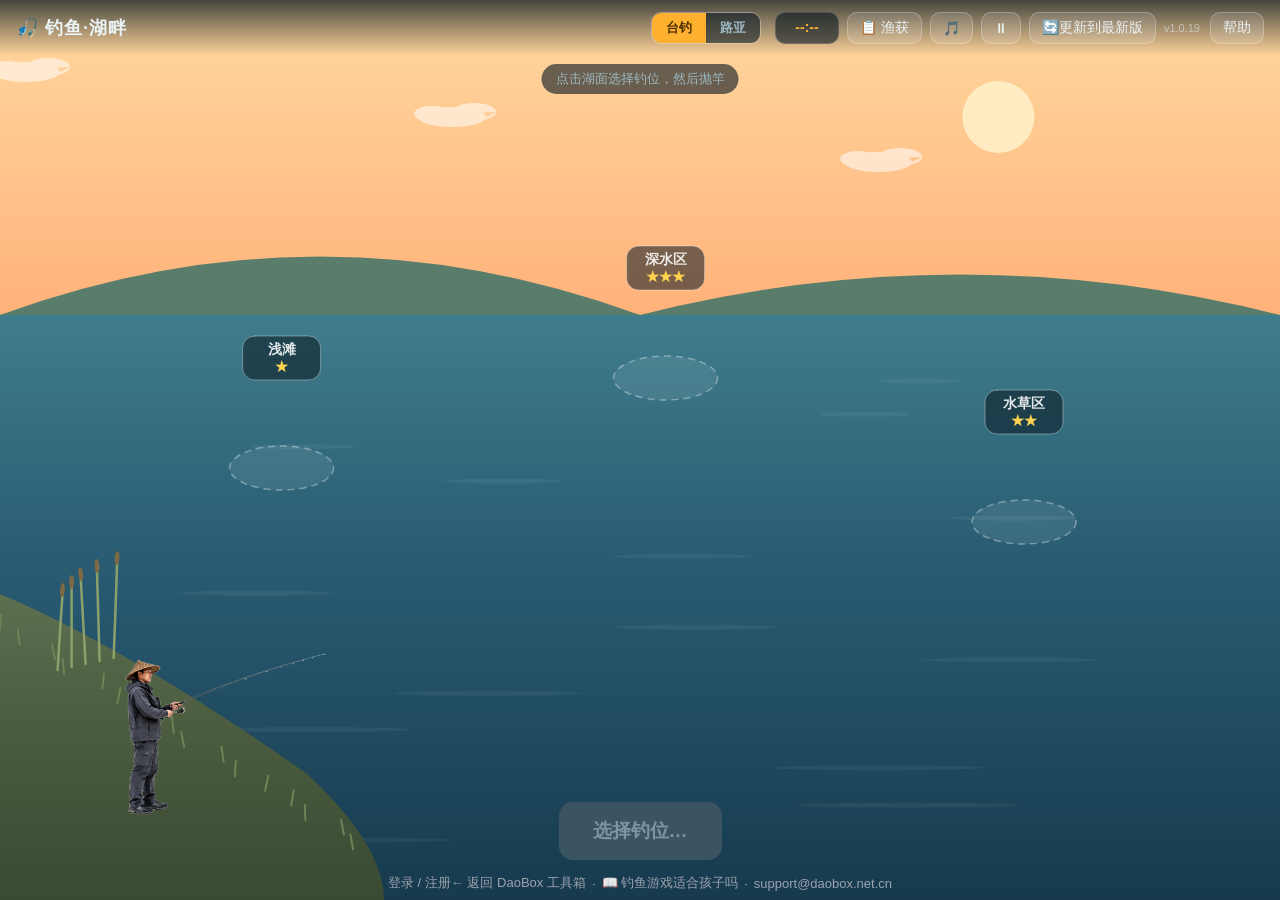
<file: public/index.html>
<!DOCTYPE html>
<html lang="zh-CN">
<head>
<script>
  // 双域名适配（同2048等子程序模式）
  window.DB_HOME = location.hostname.indexOf('daobox.net.cn') !== -1
    ? 'https://daobox.net.cn' : 'https://daobox.app';
</script>
<meta charset="UTF-8">
<meta name="viewport" content="width=device-width, initial-scale=1.0, user-scalable=no, viewport-fit=cover">
<meta name="theme-color" content="#0e2a3a">
<title>钓鱼游戏在线玩 - 儿童休闲益智钓鱼 | 道盒 DaoBox 儿童学习工具箱</title>
<link rel="canonical" href="https://fishing.daobox.net.cn/">
  <meta name="description" content="钓鱼·湖畔休闲钓鱼游戏在线玩，画风治愈玩法轻松，抛竿收线体验钓鱼乐趣。适合孩子和大人的休闲益智小游戏，无需下载，手机平板都能玩。免费体验，注册后每日时长翻倍，会员全家不限时。家长可控时长，孩子玩得安心。">
  <meta name="keywords" content="钓鱼游戏,钓鱼游戏在线玩,休闲游戏,儿童益智游戏,休闲小游戏,儿童防沉迷,家长管控">
<link rel="icon" href="data:image/svg+xml,<svg xmlns=%22http://www.w3.org/2000/svg%22 viewBox=%220 0 100 100%22><text y=%22.9em%22 font-size=%2290%22>🎣</text></svg>">
<link rel="manifest" href="manifest.json">
<link rel="apple-touch-icon" href="icons/apple-touch-icon.png">
<meta name="apple-mobile-web-app-capable" content="yes">
<meta name="apple-mobile-web-app-status-bar-style" content="black-translucent">
<meta name="apple-mobile-web-app-title" content="钓鱼湖畔">
<link rel="stylesheet" href="style.css?v=v1.0.6">
</head>
<body>
<!-- ========== 湖面场景 ========== -->
<div id="screen-lake" class="screen active">
  <canvas id="lake-canvas"></canvas>
  <header class="topbar">
    <h1>🎣 钓鱼·湖畔</h1>
    <div class="top-actions">
      <div class="mode-switch">
        <button id="btn-mode-tai" class="mode-btn active">台钓</button>
        <button id="btn-mode-lure" class="mode-btn">路亚</button>
      </div>
      <span id="session-timer" class="session-timer">--:--</span>
      <button id="btn-log" class="ghost-btn">📋 渔获</button>
      <button id="btn-music" class="ghost-btn" title="背景音乐">🎵</button>
      <button id="btn-pause" class="ghost-btn" title="暂停">⏸</button>
      <button id="btn-refresh" class="ghost-btn" aria-label="更新到最新版">🔄<span class="rb-full">更新到最新版</span><span class="rb-short">更新</span></button>
      <span id="app-version" class="app-ver"></span>
      <button id="btn-help" class="ghost-btn">帮助</button>
      <button id="btn-more" class="ghost-btn more-btn" title="更多">⋯</button>
    </div>
    <span id="db-account-slot"></span>
  </header>
  <div id="lake-tip" class="lake-tip">点击湖面选择钓位，然后抛竿</div>
  <div id="mag" class="hidden">
    <canvas id="mag-canvas"></canvas>
    <div id="mag-label">露5目</div>
  </div>
  <div class="bottom-bar">
    <button id="btn-cast" class="main-btn" disabled>选择钓位…</button>
  </div>
</div>

<!-- ========== 搏鱼场景 ========== -->
<div id="screen-fight" class="screen">
  <canvas id="fight-canvas"></canvas>
  <header class="topbar">
    <h1 id="fight-title">搏鱼中…</h1>
  </header>
  <div class="fight-hud">
    <div class="gauge-row">
      <div class="gauge">
        <span id="tension-value" class="gauge-value">0%</span>
        <div class="gauge-tube"><div id="tension-fill" class="gauge-fill tension"></div><div class="redline"></div></div>
        <label>张力</label>
      </div>
      <div class="gauge">
        <span id="stamina-value" class="gauge-value">0%</span>
        <div class="gauge-tube"><div id="stamina-fill" class="gauge-fill stamina"></div></div>
        <label>体力</label>
      </div>
    </div>
    <div id="fight-msg" class="fight-msg"></div>
  </div>
  <div class="bottom-bar fight-btns">
    <button id="btn-reel" class="main-btn reel">按住收线</button>
    <button id="btn-steady" class="main-btn steady hidden">稳住！</button>
    <button id="btn-net" class="main-btn net hidden">抄网！</button>
  </div>
</div>

<!-- ========== 渔获弹窗 ========== -->
<div id="popup-catch" class="popup hidden">
  <div class="popup-card">
    <div id="catch-new" class="new-badge hidden">🎉 新鱼种！</div>
    <canvas id="catch-canvas"></canvas>
    <div class="catch-info">
      <div id="catch-name" class="catch-name">鲫鱼 <span class="stars"></span></div>
      <div id="catch-weight" class="catch-weight">0.35 kg</div>
      <div id="catch-flavor" class="catch-flavor"></div>
    </div>
    <button id="btn-catch-ok" class="main-btn">收进鱼护</button>
  </div>
</div>

<!-- ========== 跑鱼弹窗 ========== -->
<div id="popup-lost" class="popup hidden">
  <div class="popup-card lost">
    <div id="lost-icon" class="lost-icon">💨</div>
    <div id="lost-title" class="lost-title">跑鱼了</div>
    <div id="lost-desc" class="lost-desc"></div>
    <button id="btn-lost-ok" class="main-btn">继续钓鱼</button>
  </div>
</div>

<!-- ========== 渔获清单 ========== -->
<div id="panel-log" class="popup hidden">
  <div class="popup-card log">
    <h2>📋 我的渔获</h2>
    <div id="log-list" class="log-list"></div>
    <button id="btn-log-close" class="main-btn">关闭</button>
  </div>
</div>

<!-- ========== 帮助 ========== -->
<div id="panel-help" class="popup hidden">
  <div class="popup-card log">
    <h2>帮助</h2>
    <div class="help-body">
      <h3 style="color:var(--gold);margin:4px 0 2px">🎣 台钓怎么玩</h3>
      <p>① 点击湖面<strong>选钓位</strong> → 点「抛竿」看动画入水</p>
      <p>② 浮漂静止时<strong>露5目</strong>；假口只顿1目别理它，<strong>吞2目以上/黑漂/送漂</strong>才提竿——提前提=空竿惊窝（左下角放大镜看得更清楚）</p>
      <p>③ 中鱼后进入搏鱼：<strong>按住按钮收线，张力涨太快就松手</strong>；红线区持续几秒会断线</p>
      <p>④ 大鱼三招要应付：<strong>冲刺</strong>（快松手放线）、<strong>钻底</strong>（松线别硬拉）、<strong>洗鳃</strong>（快速点「稳住」，漏一次还有机会）</p>
      <p>⑤ 鱼拉到岸边出现<strong>抄网</strong>：看准绿色区间点一下！抄早了第一次只是抄空，还有一次机会</p>
      <h3 style="color:var(--gold);margin:8px 0 2px">⚡ 路亚怎么玩</h3>
      <p>① 路亚全程<strong>站着玩</strong>：抛投后假饵自己游，<strong>按住按钮=加速收线</strong></p>
      <p>② <strong>停顿和轻点</strong>更诱鱼；鱼攻击时画面<strong>炸水花</strong>，马上点「扬竿！」（约半秒窗口）</p>
      <p>③ 中鱼后搏鱼操作和台钓一样</p>
      <h3 style="color:var(--gold);margin:8px 0 2px">🐟 鱼情与难度</h3>
      <p>· <strong>★浅滩</strong>：小鱼池，最好钓（上鱼率约95%）</p>
      <p>· <strong>★★水草区</strong>：唯一的高难池，断线跑鱼常事，大鱼多</p>
      <p>· <strong>★★★深水区</strong>：中鱼率≥85%，20斤以上大鱼约百竿一条，最大60斤巨物；<strong>咬钩会全屏预警</strong></p>
      <p>· ≤1斤的小鱼<strong>中鱼即入护</strong>；其他鱼搏鱼10~30秒内必定上岸（看准了操作就行）</p>
      <h3 style="color:var(--gold);margin:8px 0 2px">🎁 奖励计划</h3>
      <p><strong>100斤渔获 = 1天注册时长 + 10积分</strong>，四舍五入随钓随加（钓150斤算2天）</p>
      <p>每个充值周期内可兑换的时长上限：</p>
      <p>· ¥9.9（99天档）→ 最多换 <strong>30天</strong></p>
      <p>· ¥29.9（320天档）→ 最多换 <strong>60天</strong></p>
      <p>· ¥69.9（750天档）→ 最多换 <strong>90天</strong></p>
      <p>· ¥99.9（3年档）→ 最多换 <strong>120天</strong></p>
      <p>顶格后渔获照常累计，<strong>下次充值重新开始</strong>。</p>
      <p><strong>离线照常钓</strong>，登录用户的渔获会在联网后自动补入；每天最多按 100kg 渔获计入奖励，积分每日最多 20，超出部分自动排队到次日。</p>
      <h3 style="color:var(--gold);margin:8px 0 2px">⏱ 时间规则</h3>
      <p><strong>游客</strong>：每天 10 分钟；<strong>注册免费用户</strong>：每天 20 分钟；<strong>会员</strong>：不限时</p>
      <p>开场即计时，中途退出不退不补；想歇口气用「⏸ 暂停」，关掉页面回来可继续本场</p>
      <p>登录后渔获自动入账号：100斤=1天会员时长+10积分；没网时先存本机，恢复网络后自动补传</p>
      <p>想收工：⏸ → 「今天不玩了」→ 确认退出，渔获奖励零损失</p>
      <p>🎮 手柄：A 按住收线 / X 稳住·抄网</p>
      <h3 style="color:var(--gold);margin:8px 0 2px">📝 更新记录</h3>
      <p style="color:var(--dim)">以下为历史版本记录；当前规则以上方“时间规则”和“奖励计划”为准。</p>
      <p>· <strong>v0.9.1</strong> 接入 DaoBox 账号：登录后渔获实时入账、本机渔获一键并入（当时为游客1场×15分钟/注册4场×30分钟）</p>
      <p>· <strong>v1.0.14</strong> 离线奖励队列：断网照常玩，渔获和积分联网后自动补入；服务端增加每日上限与重复上报保护</p>
      <p>· <strong>v0.9.0</strong> 每天4场次制（开场即计）、「今天不玩了」体面退出、暂停跨关闭恢复（继续上一场）、场次用完提示</p>
      <p>· <strong>v0.8.0</strong> 奖励计划上线、搏鱼时长分档10/15/30秒、小鱼即钓即入护、深水区85%上鱼率、路亚全程站立、顶栏版本号（当时为每日2小时限时）</p>
      <p>· v0.7.7 抄网首次容错+转速放缓；v0.7.6 路亚真实收线模式；v0.7.5 本场计时+暂停+背景音乐；v0.7.3 完整抛竿动画；v0.7.2 鱼类半写实配色重做</p>
    </div>
    <button id="btn-help-close" class="main-btn">知道了</button>
  </div>
</div>

<!-- ========== 音乐选择面板 ========== -->
<div id="panel-music" class="popup hidden">
  <div class="popup-card music-panel">
    <h2>🎵 背景音乐</h2>
    <div id="music-track-list" class="music-track-list"></div>
    <button id="btn-music-close" class="main-btn" style="margin-top:12px">关闭</button>
  </div>
</div>

<!-- ========== 暂停弹窗 ========== -->
<div id="popup-pause" class="popup hidden">
  <div class="popup-card">
    <div style="font-size:48px;margin-bottom:8px">⏸</div>
    <h2 style="font-size:22px;margin-bottom:8px">已暂停</h2>
    <p style="color:var(--dim);margin-bottom:16px" id="pause-timer-info">剩余时间 --:--</p>
    <button id="btn-resume" class="main-btn">▶ 继续钓鱼</button>
    <button id="btn-end-session" class="main-btn ghost" style="margin-top:10px;background:rgba(255,255,255,.1);color:var(--dim)">🏁 结束本场</button>
    <button id="btn-quit-today" class="main-btn ghost" style="margin-top:10px;background:rgba(255,255,255,.1);color:var(--dim)">🚪 今天不玩了</button>
  </div>
</div>

<!-- ========== 开场门（每日场次） ========== -->
<div id="popup-gate" class="popup hidden">
  <div class="popup-card">
    <div style="font-size:48px;margin-bottom:8px">🎣</div>
    <h2 style="font-size:22px;margin-bottom:8px">准备开钓</h2>
    <p id="gate-info" style="color:var(--dim);margin-bottom:16px"></p>
    <button id="btn-gate-start" class="main-btn">🎣 开始本场</button>
    <button id="btn-gate-resume" class="main-btn ghost hidden" style="margin-top:10px;background:rgba(255,255,255,.1);color:var(--dim)">⏵ 继续上一场</button>
    <!-- v1.0.4: 开场弹窗也是全屏，同样会盖住底部登录链接；游客在此直接给登录入口 -->
    <button id="btn-gate-login" class="main-btn hidden" style="margin-top:10px;background:rgba(255,255,255,.1);color:var(--dim)">🔓 登录 / 注册（解锁每天 20 分钟）</button>
  </div>
</div>

<!-- ========== 退出确认 ========== -->
<div id="popup-quit-confirm" class="popup hidden">
  <div class="popup-card">
    <div style="font-size:48px;margin-bottom:8px">🚪</div>
    <h2 style="font-size:22px;margin-bottom:8px">今天不玩了？</h2>
    <p style="color:var(--dim);margin-bottom:6px" id="quit-confirm-info">本场会作废，今天还能开的场次就少一场。</p>
    <p style="color:var(--gold);margin-bottom:16px;font-size:14px">放心：渔获、天数、积分都是实时保存的，退出零损失。</p>
    <button id="btn-quit-confirm" class="main-btn">确定退出</button>
    <button id="btn-quit-cancel" class="main-btn ghost" style="margin-top:10px;background:rgba(255,255,255,.1);color:var(--dim)">我再玩会儿</button>
  </div>
</div>

<!-- ========== 告别页 ========== -->
<div id="popup-quit" class="popup hidden">
  <div class="popup-card">
    <div style="font-size:48px;margin-bottom:8px">👋</div>
    <h2 style="font-size:22px;margin-bottom:8px">今天钓到这里</h2>
    <p id="quit-stats" style="color:var(--gold);margin-bottom:12px"></p>
    <p style="color:var(--dim);font-size:14px;margin-bottom:16px">渔获和奖励已全部保存，明天再来～</p>
    <button id="btn-quit-close" class="main-btn">关闭页面</button>
    <button id="btn-quit-back" class="main-btn ghost" style="margin-top:10px;background:rgba(255,255,255,.1);color:var(--dim)">↩ 反悔了，继续钓</button>
  </div>
</div>

<!-- ========== 每日限时弹窗 ========== -->
<div id="popup-daily" class="popup hidden">
  <div class="popup-card">
    <div style="font-size:48px;margin-bottom:8px">🌙</div>
    <h2 style="font-size:22px;margin-bottom:8px">今天钓够啦</h2>
    <p id="daily-left" style="color:var(--dim);margin-bottom:16px"></p>
    <!-- v1.0.3: 游客额度用完时显示登录入口，此前弹窗盖住底部登录链接导致"点击登录没反应" -->
    <button id="btn-daily-login" class="main-btn hidden">🔓 登录 / 注册（解锁每天 20 分钟）</button>
    <button id="btn-daily-ok" class="main-btn" style="margin-top:10px;background:rgba(255,255,255,.1);color:var(--dim)">知道了</button>
  </div>
</div>

<!-- ========== 本场结束弹窗 ========== -->
<div id="popup-session" class="popup hidden">
  <div class="popup-card">
    <div style="font-size:48px;margin-bottom:8px">🏁</div>
    <h2 style="font-size:22px;margin-bottom:4px">本场结束</h2>
    <p id="session-summary" style="color:var(--dim);margin-bottom:12px;line-height:1.6"></p>
    <div id="session-detail" style="text-align:left;font-size:14px;color:var(--dim);margin-bottom:16px;max-height:200px;overflow-y:auto"></div>
    <button id="btn-new-session" class="main-btn">🎣 再钓一场</button>
    <button id="btn-quit-from-session" class="main-btn ghost" style="margin-top:10px;background:rgba(255,255,255,.1);color:var(--dim)">🚪 今天到这里</button>
  </div>
</div>

<div id="panel-more" class="more-panel hidden">
    <button id="btn-log-m">📋 渔获</button>
    <button id="btn-music-m">🎵 音乐</button>
    <button id="btn-pause-m">⏸ 暂停 / 继续</button>
    <button id="btn-refresh-m">🔄 检查更新</button>
    <button id="btn-help-m">❓ 帮助</button>
  </div>

<div id="toast" class="toast hidden"></div>

<footer class="footer">
  <a id="lock-login" href="javascript:void(0)">登录 / 注册</a>
  <a id="home-link" href="javascript:void(0)">← 返回 DaoBox 工具箱</a>
    <span class="dot">·</span>
    <a href="/guides/is-fishing-game-good-for-kids.html">📖 钓鱼游戏适合孩子吗</a>
  <span class="dot">·</span>
  <span id="contact-email"></span>
</footer>
<script>
  // 联系邮箱运行时拼接（防 obfuscate）
  (function () {
    var u = 'support', d = 'daobox.net.cn';
    var el = document.getElementById('contact-email');
    if (el) el.innerHTML = '<a href="mailto:' + u + '@' + d + '">' + u + '@' + d + '</a>';
  })();
  (function () {
    var home = document.getElementById('home-link');
    if (home) home.href = window.DB_HOME + '?src=fishing';
  })();
</script>

<script>
  // ⋯ 菜单接线：手机端把低频功能转触发原有按钮
  (function () {
    var more = document.getElementById('btn-more'), panel = document.getElementById('panel-more');
    if (!more || !panel) return;
    more.addEventListener('click', function (e) { e.stopPropagation(); panel.classList.toggle('hidden'); });
    panel.addEventListener('click', function (e) {
      var btn = e.target.closest('button'); if (!btn) return;
      var map = { 'btn-log-m': 'btn-log', 'btn-music-m': 'btn-music', 'btn-pause-m': 'btn-pause', 'btn-refresh-m': 'btn-refresh', 'btn-help-m': 'btn-help' };
      var orig = document.getElementById(map[btn.id]);
      if (orig) orig.click();
      panel.classList.add('hidden');
    });
    document.addEventListener('click', function (e) {
      if (!panel.classList.contains('hidden') && !panel.contains(e.target) && e.target !== more) panel.classList.add('hidden');
    });
  })();
</script>
<script src="fish-data.js"></script>
<script src="fish-art.js"></script>
<script src="game.js"></script>
  <script>window.DB_HOME = location.hostname.indexOf('daobox.net.cn') !== -1 ? 'https://daobox.net.cn' : 'https://daobox.app';</script>
  <script>document.write('<script src="' + window.DB_HOME + '/portal.js?v=20261127" data-app="fishing"><\/script>');</script>
  <script>document.write('<script src="' + window.DB_HOME + '/cloud-sync.js?v=1.0.0"><\/script>');</script>
  <script>initFishingSync();</script>
  <script>
    // fix v0.9.8: 底部"登录 / 注册"跳统一登录页
    // v1.0.4: 改事件委托+点击时实时取 URL——不再依赖 DaoBox 加载时序，DaoBox 未就绪时走兜底 URL
    (function(){
      function goLogin(){
        var url = (window.DaoBox && DaoBox.loginUrl) ? DaoBox.loginUrl()
          : window.DB_HOME + '/login?src=fishing&redirect=' + encodeURIComponent(location.href);
        if(window.toast) toast('正在打开登录页…', 2000);
        location.href = url;
      }
      window.DaoBoxGoLogin = goLogin;
      document.addEventListener('click', function(e){
        var a = e.target.closest && e.target.closest('#lock-login');
        if(!a) return;
        e.preventDefault();
        goLogin();
      });
    })();
  </script>
  <script>
    (function(){
      var t0 = Date.now();
      (function wait(){
        var ready = window.DaoBox && (window.DaoBox.user || window.DaoBox.timeInfo || Date.now()-t0 > 4000);
        if(ready){ try { Session.boot(); } catch(e) { console.error(e); } }
        else setTimeout(wait, 200);
      })();
    })();
  </script>
</body>
</html>
</file>
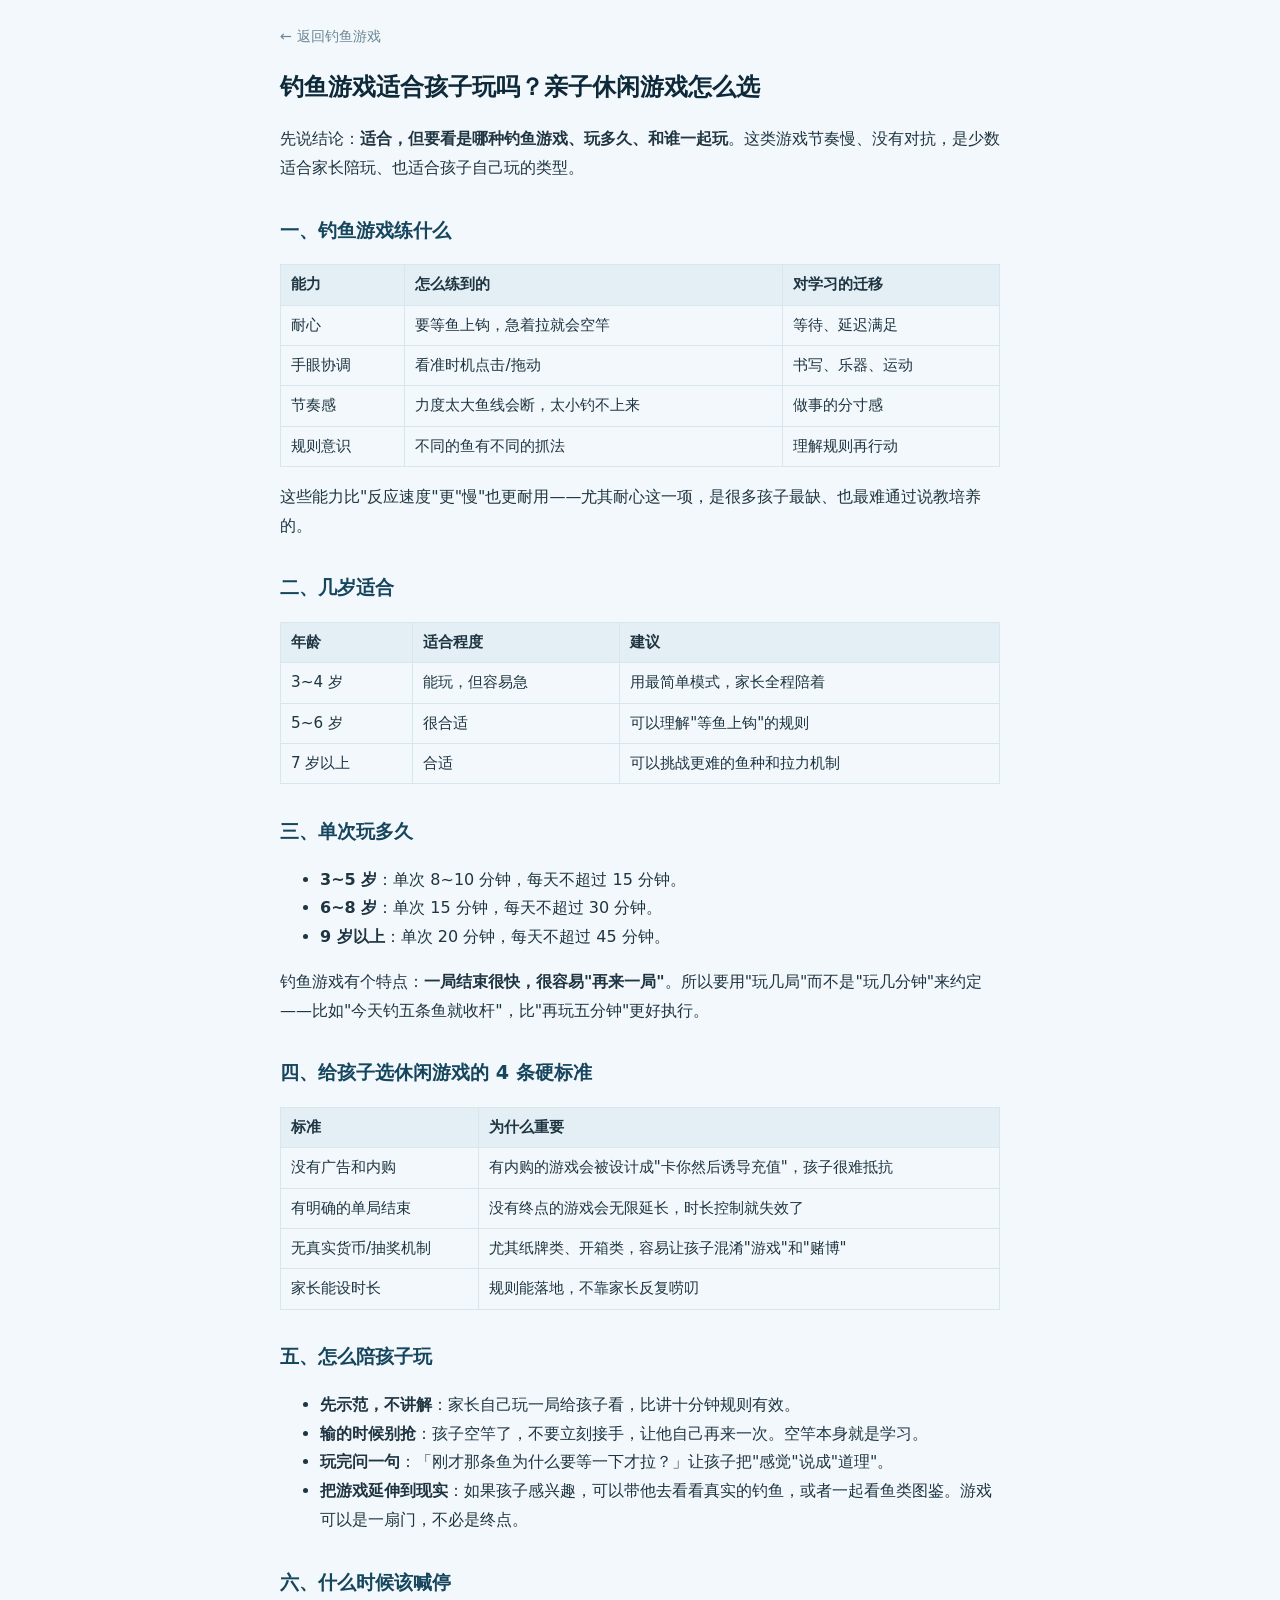
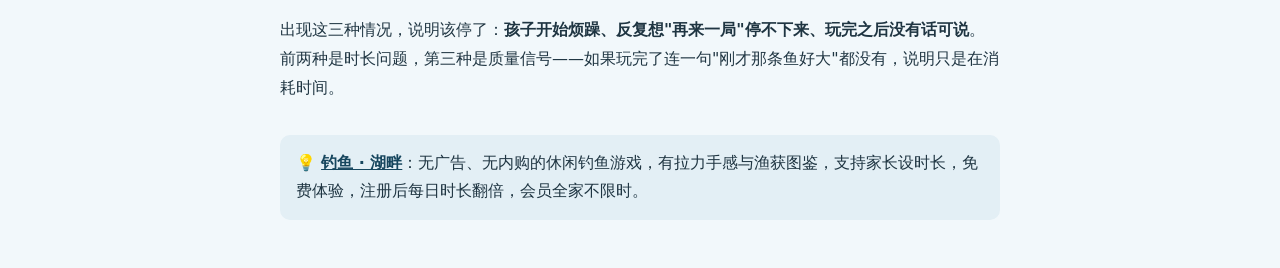
<file: public/guides/is-fishing-game-good-for-kids.html>
<!doctype html>
<html lang="zh-CN">
<head>
<meta charset="utf-8">
<meta name="viewport" content="width=device-width, initial-scale=1">
<title>钓鱼游戏适合孩子玩吗？亲子休闲游戏怎么选 | 钓鱼游戏 - 道盒 DaoBox</title>
<meta name="description" content="钓鱼类小游戏孩子能不能玩？本文讲清它适合几岁、能练到什么能力、单次玩多久合适，以及给家长选休闲游戏的 4 条判断标准。">
<meta name="keywords" content="钓鱼游戏,儿童休闲游戏,亲子游戏,钓鱼游戏在线玩,儿童游戏推荐,手眼协调,儿童益智游戏">
<meta property="og:title" content="钓鱼游戏适合孩子玩吗？亲子休闲游戏怎么选">
<meta property="og:description" content="练耐心和手眼协调，但有 4 条选游戏的硬标准。">
<link rel="canonical" href="https://fishing.daobox.net.cn/guides/is-fishing-game-good-for-kids.html">
<style>
body{font-family:system-ui,-apple-system,"PingFang SC","Microsoft YaHei",sans-serif;line-height:1.8;color:#1f3542;max-width:720px;margin:0 auto;padding:24px 16px 48px;background:#f2f8fb;}
h1{font-size:1.5em;color:#0e2a3a;} h2{font-size:1.2em;color:#16465e;margin-top:1.6em;} h3{font-size:1.05em;color:#16465e;margin-top:1.2em;}
table{border-collapse:collapse;width:100%;margin:1em 0;} th,td{border:1px solid #d8e6ee;padding:6px 10px;text-align:left;font-size:.95em;}
th{background:#e3eff5;}
.cta{background:#e3eff5;border-radius:10px;padding:14px 16px;margin-top:2em;}
.cta a{color:#16465e;font-weight:600;}
.back{font-size:.9em;} .back a{color:#6b8595;text-decoration:none;}
</style>
</head>
<body>
<nav class="back"><a href="/">← 返回钓鱼游戏</a></nav>
<h1>钓鱼游戏适合孩子玩吗？亲子休闲游戏怎么选</h1>
<p>先说结论：<strong>适合，但要看是哪种钓鱼游戏、玩多久、和谁一起玩</strong>。这类游戏节奏慢、没有对抗，是少数适合家长陪玩、也适合孩子自己玩的类型。</p>
<h2>一、钓鱼游戏练什么</h2>
<table>
<tr><th>能力</th><th>怎么练到的</th><th>对学习的迁移</th></tr>
<tr><td>耐心</td><td>要等鱼上钩，急着拉就会空竿</td><td>等待、延迟满足</td></tr>
<tr><td>手眼协调</td><td>看准时机点击/拖动</td><td>书写、乐器、运动</td></tr>
<tr><td>节奏感</td><td>力度太大鱼线会断，太小钓不上来</td><td>做事的分寸感</td></tr>
<tr><td>规则意识</td><td>不同的鱼有不同的抓法</td><td>理解规则再行动</td></tr>
</table>
<p>这些能力比"反应速度"更"慢"也更耐用——尤其耐心这一项，是很多孩子最缺、也最难通过说教培养的。</p>
<h2>二、几岁适合</h2>
<table>
<tr><th>年龄</th><th>适合程度</th><th>建议</th></tr>
<tr><td>3~4 岁</td><td>能玩，但容易急</td><td>用最简单模式，家长全程陪着</td></tr>
<tr><td>5~6 岁</td><td>很合适</td><td>可以理解"等鱼上钩"的规则</td></tr>
<tr><td>7 岁以上</td><td>合适</td><td>可以挑战更难的鱼种和拉力机制</td></tr>
</table>
<h2>三、单次玩多久</h2>
<ul>
<li><strong>3~5 岁</strong>：单次 8~10 分钟，每天不超过 15 分钟。</li>
<li><strong>6~8 岁</strong>：单次 15 分钟，每天不超过 30 分钟。</li>
<li><strong>9 岁以上</strong>：单次 20 分钟，每天不超过 45 分钟。</li>
</ul>
<p>钓鱼游戏有个特点：<strong>一局结束很快，很容易"再来一局"</strong>。所以要用"玩几局"而不是"玩几分钟"来约定——比如"今天钓五条鱼就收杆"，比"再玩五分钟"更好执行。</p>
<h2>四、给孩子选休闲游戏的 4 条硬标准</h2>
<table>
<tr><th>标准</th><th>为什么重要</th></tr>
<tr><td>没有广告和内购</td><td>有内购的游戏会被设计成"卡你然后诱导充值"，孩子很难抵抗</td></tr>
<tr><td>有明确的单局结束</td><td>没有终点的游戏会无限延长，时长控制就失效了</td></tr>
<tr><td>无真实货币/抽奖机制</td><td>尤其纸牌类、开箱类，容易让孩子混淆"游戏"和"赌博"</td></tr>
<tr><td>家长能设时长</td><td>规则能落地，不靠家长反复唠叨</td></tr>
</table>
<h2>五、怎么陪孩子玩</h2>
<ul>
<li><strong>先示范，不讲解</strong>：家长自己玩一局给孩子看，比讲十分钟规则有效。</li>
<li><strong>输的时候别抢</strong>：孩子空竿了，不要立刻接手，让他自己再来一次。空竿本身就是学习。</li>
<li><strong>玩完问一句</strong>：「刚才那条鱼为什么要等一下才拉？」让孩子把"感觉"说成"道理"。</li>
<li><strong>把游戏延伸到现实</strong>：如果孩子感兴趣，可以带他去看看真实的钓鱼，或者一起看鱼类图鉴。游戏可以是一扇门，不必是终点。</li>
</ul>
<h2>六、什么时候该喊停</h2>
<p>出现这三种情况，说明该停了：<strong>孩子开始烦躁、反复想"再来一局"停不下来、玩完之后没有话可说</strong>。前两种是时长问题，第三种是质量信号——如果玩完了连一句"刚才那条鱼好大"都没有，说明只是在消耗时间。</p>
<div class="cta">
💡 <strong><a href="/">钓鱼 · 湖畔</a></strong>：无广告、无内购的休闲钓鱼游戏，有拉力手感与渔获图鉴，支持家长设时长，免费体验，注册后每日时长翻倍，会员全家不限时。
</div>
</body>
</html>
</file>
<file: public/style.css>
:root{
  --bg:#0e2a3a; --panel:#123448; --ink:#eaf3f6; --dim:#9db8c2;
  --green:#3ecf72; --red:#ff5252; --gold:#ffb02e;
}
*{margin:0;padding:0;box-sizing:border-box;-webkit-tap-highlight-color:transparent}
html,body{height:100%;overflow:hidden;font-family:"PingFang SC","Microsoft YaHei",sans-serif;background:var(--bg);color:var(--ink);user-select:none}
/* v1.0.6: fixed 会创建层叠上下文,把顶栏胶囊困住压不过全屏弹窗;absolute 视觉等效且不创建上下文 */
.screen{position:absolute;inset:0;display:none}
.screen.active{display:block}
canvas#lake-canvas,canvas#fight-canvas{position:absolute;inset:0;width:100%;height:100%}

.topbar{position:absolute;top:0;left:0;right:0;display:flex;align-items:center;justify-content:space-between;padding:12px 16px;background:linear-gradient(rgba(6,20,30,.75),transparent);pointer-events:none}
.topbar h1{font-size:18px;font-weight:600;letter-spacing:1px}
.top-actions{display:flex;gap:8px;pointer-events:auto}
.ghost-btn{background:rgba(255,255,255,.12);border:1px solid rgba(255,255,255,.25);color:var(--ink);border-radius:10px;padding:6px 12px;font-size:14px;cursor:pointer}
.ghost-btn:active{background:rgba(255,255,255,.25)}
.session-timer{background:rgba(6,20,30,.6);border:1px solid rgba(255,255,255,.15);border-radius:10px;padding:6px 12px;font-size:14px;font-weight:600;color:var(--gold);font-variant-numeric:tabular-nums;min-width:64px;text-align:center}
.session-timer.warning{color:var(--red);border-color:rgba(255,80,80,.4);animation:pulse-timer 1s infinite}
@keyframes pulse-timer{50%{opacity:.5}}
.music-panel h2{font-size:20px;margin-bottom:14px}
.music-track-list{display:flex;flex-direction:column;gap:8px}
.music-track-btn{display:flex;align-items:center;gap:10px;padding:12px 16px;background:rgba(255,255,255,.08);border:1px solid rgba(255,255,255,.15);border-radius:12px;color:var(--ink);font-size:15px;cursor:pointer;text-align:left;width:100%}
.music-track-btn:active{background:rgba(255,255,255,.15)}
.music-track-btn.active{background:rgba(62,207,114,.15);border-color:var(--green)}
.music-track-btn.off{color:var(--dim)}
.track-icon{font-size:20px}
.track-name{flex:1}
.track-on{font-size:12px;color:var(--green);white-space:nowrap}

.lake-tip{position:absolute;top:64px;left:50%;transform:translateX(-50%);background:rgba(6,20,30,.6);padding:6px 14px;border-radius:20px;font-size:13px;color:var(--dim);white-space:nowrap}

.bottom-bar{position:absolute;bottom:36px;left:0;right:0;display:flex;justify-content:center;padding:18px 18px 4px;gap:12px}
.fight-btns{bottom:36px}
.main-btn{border:none;border-radius:14px;padding:16px 34px;font-size:19px;font-weight:600;color:#06222f;background:var(--green);cursor:pointer;box-shadow:0 4px 14px rgba(0,0,0,.35)}
.main-btn:disabled{background:#3a5462;color:#7c96a1;box-shadow:none}
.main-btn:active{transform:translateY(1px)}
.main-btn.reel{background:var(--gold)}
.main-btn.steady{background:#ff8f3e}
.main-btn.net{background:#4fb3ff}
.fight-btns .main-btn{min-width:150px}

.fight-hud{position:absolute;top:56px;left:12px;right:auto;display:flex;flex-direction:column;align-items:flex-start;gap:8px;pointer-events:none;z-index:4}
.gauge-row{display:flex;gap:8px;align-items:flex-end}
.gauge{width:42px;display:flex;flex-direction:column;align-items:center;gap:4px;background:rgba(6,20,30,.16);border:1px solid rgba(255,255,255,.08);border-radius:14px;padding:6px 4px;backdrop-filter:none}
.gauge-value{font-size:10px;font-weight:700;color:rgba(255,255,255,.88);font-variant-numeric:tabular-nums;line-height:1}
.gauge-tube{position:relative;width:8px;height:70px;background:rgba(255,255,255,.10);border-radius:6px;overflow:hidden;border:1px solid rgba(255,255,255,.10)}
.gauge-fill{position:absolute;left:0;right:0;bottom:0;height:0%;border-radius:6px;transition:none}
.gauge-fill.tension{background:linear-gradient(180deg,#ff5252,#ffb02e 45%,#3ecf72)}
.gauge-fill.stamina{background:linear-gradient(180deg,#0f5f8f,#4fb3ff 70%,#a8e4ff)}
.gauge label{font-size:9px;color:rgba(255,255,255,.55);line-height:1}
.gauge .redline{position:absolute;left:0;right:0;top:0;height:9%;background:rgba(255,60,60,.35);border-bottom:2px solid rgba(255,80,80,.8)}
.fight-msg{min-height:20px;font-size:14px;font-weight:600;color:var(--gold);text-shadow:0 1px 3px rgba(0,0,0,.6);text-align:right;max-width:180px}

.popup{position:fixed;inset:0;background:rgba(4,14,22,.72);display:flex;align-items:center;justify-content:center;z-index:50}
.popup.hidden{display:none}
.popup-card{background:var(--panel);border:1px solid rgba(255,255,255,.12);border-radius:18px;padding:22px;width:min(92vw,420px);max-height:calc(100vh - 32px);max-height:calc(100dvh - 32px);overflow-y:auto;-webkit-overflow-scrolling:touch;text-align:center;box-shadow:0 12px 40px rgba(0,0,0,.5)}
#catch-canvas{width:100%;height:150px;display:block}
.catch-name{font-size:24px;font-weight:700}
.catch-name .stars{color:var(--gold)}
.catch-weight{font-size:16px;color:var(--dim);margin:4px 0}
.catch-flavor{font-size:13px;color:var(--dim);min-height:18px}
.new-badge{background:var(--gold);color:#4d3200;font-weight:700;display:inline-block;padding:4px 14px;border-radius:14px;margin-bottom:8px;animation:pop .4s}
.popup-card .main-btn{margin-top:16px;width:100%}
.new-badge.hidden,.hidden{display:none!important}

.lost-icon{font-size:44px}
.lost-title{font-size:22px;font-weight:700;color:var(--red);margin:6px 0}
.lost-desc{font-size:14px;color:var(--dim);line-height:1.6}

.popup-card.log h2{font-size:20px;margin-bottom:12px}
.log-list{max-height:52vh;overflow:auto;text-align:left}
.log-row{display:flex;align-items:center;gap:10px;padding:9px 6px;border-bottom:1px solid rgba(255,255,255,.08);font-size:16px}
.log-row .cnt{margin-left:auto;font-weight:700;font-size:18px}
.log-row.r2 .name{color:#4fb3ff}
.log-row.r3 .name{color:var(--gold)}
.log-row.unknown{color:#6f8894}
.help-body{text-align:left;font-size:14px;line-height:1.9;color:var(--ink)}
.help-body strong{color:var(--gold)}

.toast{position:fixed;top:20%;left:50%;transform:translateX(-50%);background:rgba(6,20,30,.9);border:1px solid rgba(255,255,255,.2);padding:10px 22px;border-radius:12px;font-size:15px;z-index:60;pointer-events:none}
.toast.hidden{display:none}

/* ===== 模式切换 + 漂相放大镜 ===== */
.mode-switch{display:flex;gap:0;border:1px solid rgba(255,255,255,.3);border-radius:10px;overflow:hidden;margin-right:6px}
.mode-btn{background:rgba(10,25,35,.6);border:none;color:var(--dim);padding:6px 14px;font-size:13px;font-weight:600;cursor:pointer}
.mode-btn.active{background:var(--gold);color:#4d3200}
#mag{position:absolute;right:14px;bottom:120px;background:rgba(6,20,30,.8);border:1px solid rgba(255,255,255,.25);border-radius:14px;padding:8px;text-align:center;z-index:5}
#mag.hidden{display:none}
#mag-canvas{width:120px;height:150px;display:block}
#mag-label{font-size:13px;font-weight:700;color:var(--dim);margin-top:4px;min-height:18px}
#mag-label.strike{color:var(--gold);animation:blink .4s infinite alternate}
.main-btn.pulse{animation:pulsebtn .45s infinite alternate}
@keyframes pulsebtn{from{transform:scale(1)}to{transform:scale(1.1);box-shadow:0 0 22px rgba(255,176,46,.9)}}
@keyframes blink{from{opacity:.4}to{opacity:1}}

/* v0.6.0 渔获清单缩略图 */
.log-thumb{width:48px;height:26px;flex:none;background:rgba(255,255,255,.05);border-radius:6px;border:1px solid rgba(255,255,255,.08)}

/* v0.7.0 渔获统计卡 */
.log-stats{background:rgba(255,255,255,.06);border-radius:12px;padding:10px 14px;margin-bottom:10px;text-align:left;line-height:1.7}
.log-stats .st1{font-size:16px;font-weight:700;color:var(--gold)}
.log-stats .st2{color:var(--dim);font-size:13px}
.log-row .cnt{font-size:13px;font-weight:600;color:var(--dim)}

/* v0.8.0 顶栏版本号 */
.app-ver{ opacity:.55; font-size:11px; align-self:center; margin-right:2px; white-space:nowrap; }

.footer{position:fixed;bottom:0;left:0;right:0;display:flex;justify-content:center;align-items:center;padding:8px;font-size:13px;color:#9ca3af;pointer-events:auto;z-index:5}
.footer a{color:#9ca3af;text-decoration:none}
.footer .dot{margin:0 6px}

/* v0.9.2 账号胶囊插槽（portal.js 内嵌锚点；display:contents 让胶囊成为 topbar 的直接 flex 子项，外观与此前悬浮版一致） */
#db-account-slot{display:contents}
/* v1.0.5: 顶栏整体 pointer-events:none(不挡湖面点击),胶囊在 .top-actions 外会继承 none 导致"点了没反应",必须单独恢复 */
#db-account-pill{pointer-events:auto;position:relative;z-index:60}

/* v0.9.2 ⋯ 菜单面板（全端定义，仅手机端展开） */
.more-btn{display:none}
.more-panel{position:fixed;top:54px;right:12px;background:rgba(10,26,38,.96);border:1px solid rgba(255,255,255,.18);border-radius:14px;padding:6px;z-index:45;display:flex;flex-direction:column;min-width:150px;box-shadow:0 8px 30px rgba(0,0,0,.45)}
.more-panel.hidden{display:none}
.more-panel button{background:none;border:none;color:var(--ink);text-align:left;padding:11px 14px;font-size:15px;border-radius:9px;cursor:pointer}
.more-panel button:active{background:rgba(255,255,255,.12)}

/* v0.9.4 手机端专属 HUD（方案A，仅 ≤480px 生效，iPad/桌面不受影响） */
@media (max-width: 480px){
  /* 顶栏单行：⏱计时 …… v版本 ⋯ [账号胶囊]（游戏标题隐藏） */
  #screen-lake .topbar h1{display:none}
  .topbar{padding:10px 12px}
  .top-actions{order:1;width:auto;flex:1;gap:6px}
  #db-account-slot{order:2;display:block;margin-left:0}
  #db-account-slot > a{margin-left:0!important}
  .session-timer{margin-right:auto;padding:5px 8px;font-size:13px;min-width:56px}
  .app-ver{display:inline}
  .ghost-btn{padding:5px 8px;font-size:12px;border-radius:8px}
  /* 低频功能收进 ⋯ 菜单 */
  #btn-log,#btn-music,#btn-pause,#btn-refresh,#btn-help{display:none}
  .more-btn{display:inline-flex;align-items:center;justify-content:center;font-size:16px;padding:4px 10px;letter-spacing:2px}

  /* 台钓/路亚切换固定到底栏左侧，与抛竿同排 */
  .mode-switch{position:fixed;left:14px;bottom:calc(58px + env(safe-area-inset-bottom));z-index:6;margin-right:0}
  .mode-btn{padding:8px 12px;font-size:13px}

  /* 提示条紧跟顶栏，允许换行 */
  .lake-tip{top:56px;font-size:12px;white-space:normal;max-width:92vw;text-align:center;line-height:1.5}

  /* 底栏：抛竿居中；放大镜、页脚适配安全区 */
  .bottom-bar{bottom:calc(44px + env(safe-area-inset-bottom))}
  .main-btn{padding:14px 26px;font-size:18px}
  #mag{right:14px;bottom:calc(150px + env(safe-area-inset-bottom))}
  .footer{font-size:11px;padding:6px}

  /* 弹窗内容分层：长内容(帮助/结算等)限高滚动，关闭按钮必须始终可达 */
  .popup{padding:12px}
  .popup-card{width:calc(100vw - 20px);max-height:calc(100vh - 24px);max-height:calc(100dvh - 24px - env(safe-area-inset-bottom));padding:18px 14px}
  .help-body{font-size:13px;line-height:1.7}
  .log-list{max-height:none}
}

/* v1.0.8 更新按钮分层：手机端缩短文案 */
.rb-short{display:none}
@media (max-width:480px){.rb-full{display:none}.rb-short{display:inline}}
</file>
